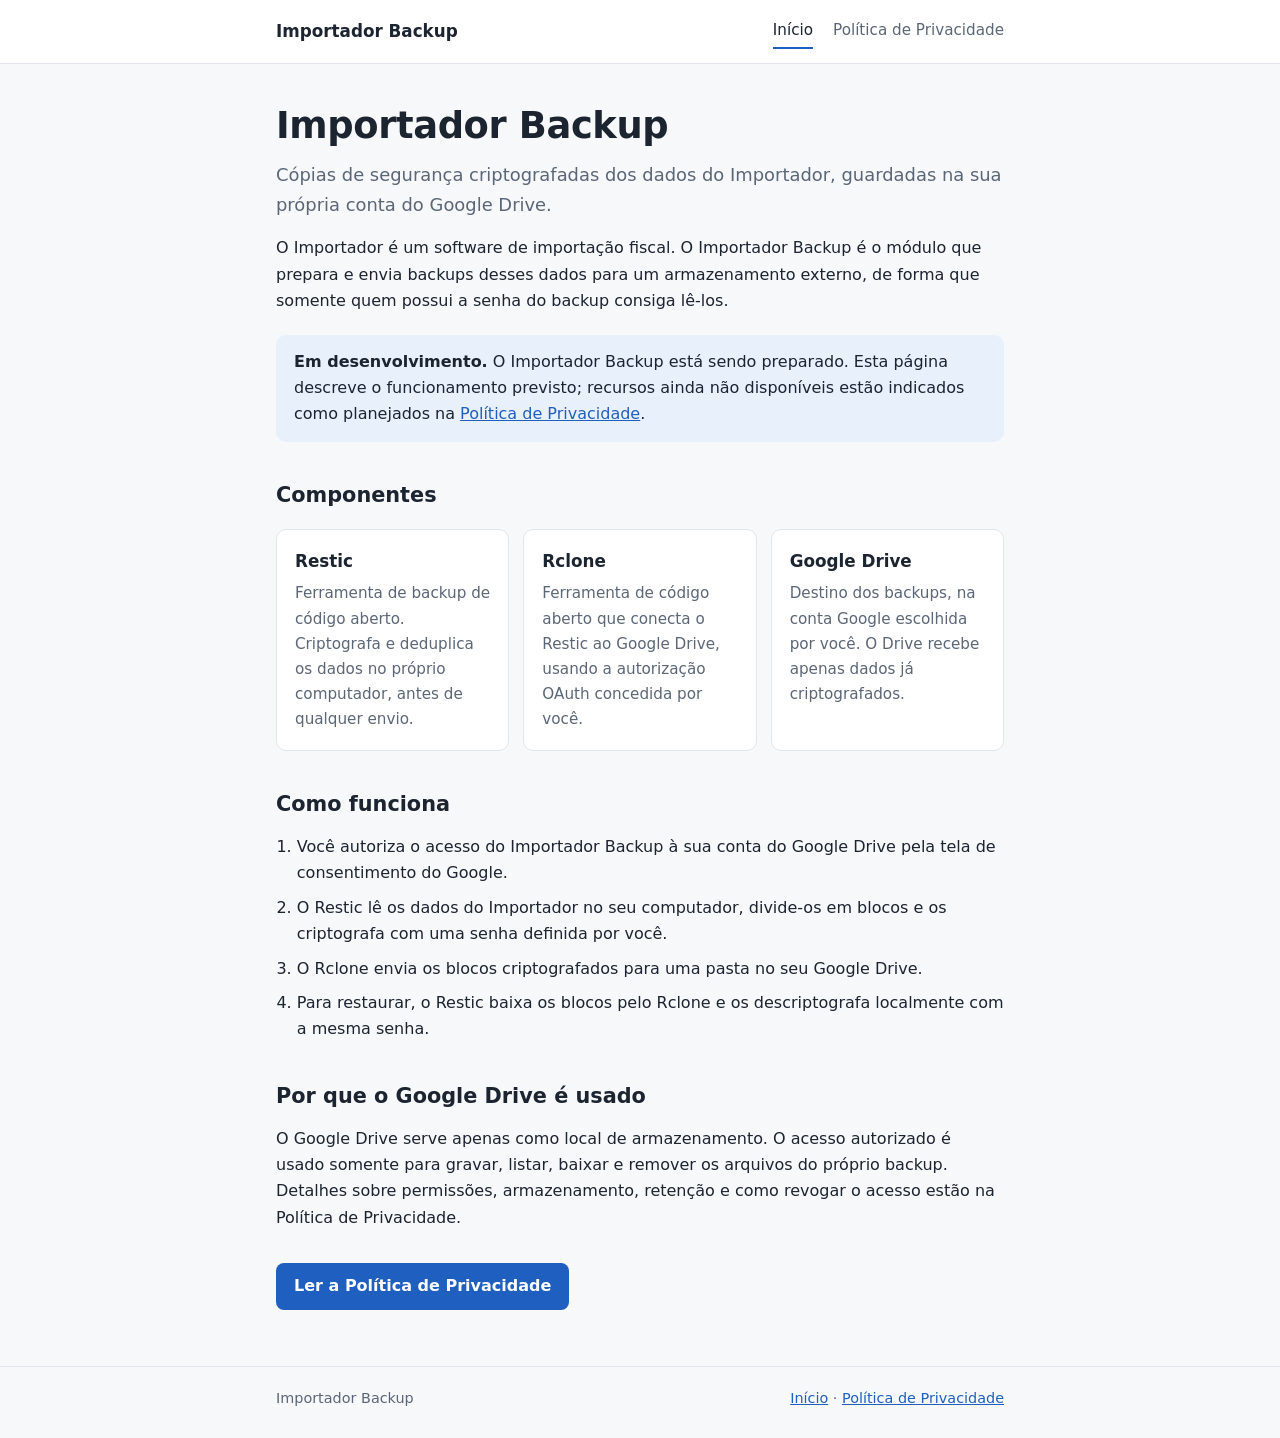
<file: index.html>
<!doctype html>
<html lang="pt-BR">
<head>
  <meta charset="utf-8">
  <meta name="viewport" content="width=device-width, initial-scale=1">
  <title>Importador Backup</title>
  <meta name="description" content="Importador Backup: cópias de segurança criptografadas dos dados do Importador no Google Drive, usando Restic e Rclone.">
  <link rel="stylesheet" href="style.css">
</head>
<body>
  <header class="site">
    <div class="wrap">
      <a class="brand" href="./">Importador Backup</a>
      <nav class="main" aria-label="Navegação principal">
        <a href="./" aria-current="page">Início</a>
        <a href="privacy.html">Política de Privacidade</a>
      </nav>
    </div>
  </header>

  <main>
    <div class="wrap">
      <h1>Importador Backup</h1>
      <p class="lead">Cópias de segurança criptografadas dos dados do Importador, guardadas na sua própria conta do Google Drive.</p>
      <p>O Importador é um software de importação fiscal. O Importador Backup é o módulo que prepara e envia backups desses dados para um armazenamento externo, de forma que somente quem possui a senha do backup consiga lê-los.</p>

      <div class="note">
        <p><strong>Em desenvolvimento.</strong> O Importador Backup está sendo preparado. Esta página descreve o funcionamento previsto; recursos ainda não disponíveis estão indicados como planejados na <a href="privacy.html">Política de Privacidade</a>.</p>
      </div>

      <h2>Componentes</h2>
      <div class="cards">
        <div class="card">
          <h3>Restic</h3>
          <p>Ferramenta de backup de código aberto. Criptografa e deduplica os dados no próprio computador, antes de qualquer envio.</p>
        </div>
        <div class="card">
          <h3>Rclone</h3>
          <p>Ferramenta de código aberto que conecta o Restic ao Google Drive, usando a autorização OAuth concedida por você.</p>
        </div>
        <div class="card">
          <h3>Google Drive</h3>
          <p>Destino dos backups, na conta Google escolhida por você. O Drive recebe apenas dados já criptografados.</p>
        </div>
      </div>

      <h2>Como funciona</h2>
      <ol class="flow">
        <li>Você autoriza o acesso do Importador Backup à sua conta do Google Drive pela tela de consentimento do Google.</li>
        <li>O Restic lê os dados do Importador no seu computador, divide-os em blocos e os criptografa com uma senha definida por você.</li>
        <li>O Rclone envia os blocos criptografados para uma pasta no seu Google Drive.</li>
        <li>Para restaurar, o Restic baixa os blocos pelo Rclone e os descriptografa localmente com a mesma senha.</li>
      </ol>

      <h2>Por que o Google Drive é usado</h2>
      <p>O Google Drive serve apenas como local de armazenamento. O acesso autorizado é usado somente para gravar, listar, baixar e remover os arquivos do próprio backup. Detalhes sobre permissões, armazenamento, retenção e como revogar o acesso estão na Política de Privacidade.</p>

      <a class="cta" href="privacy.html">Ler a Política de Privacidade</a>
    </div>
  </main>

  <footer class="site">
    <div class="wrap">
      <span>Importador Backup</span>
      <span><a href="./">Início</a> · <a href="privacy.html">Política de Privacidade</a></span>
    </div>
  </footer>
</body>
</html>
</file>
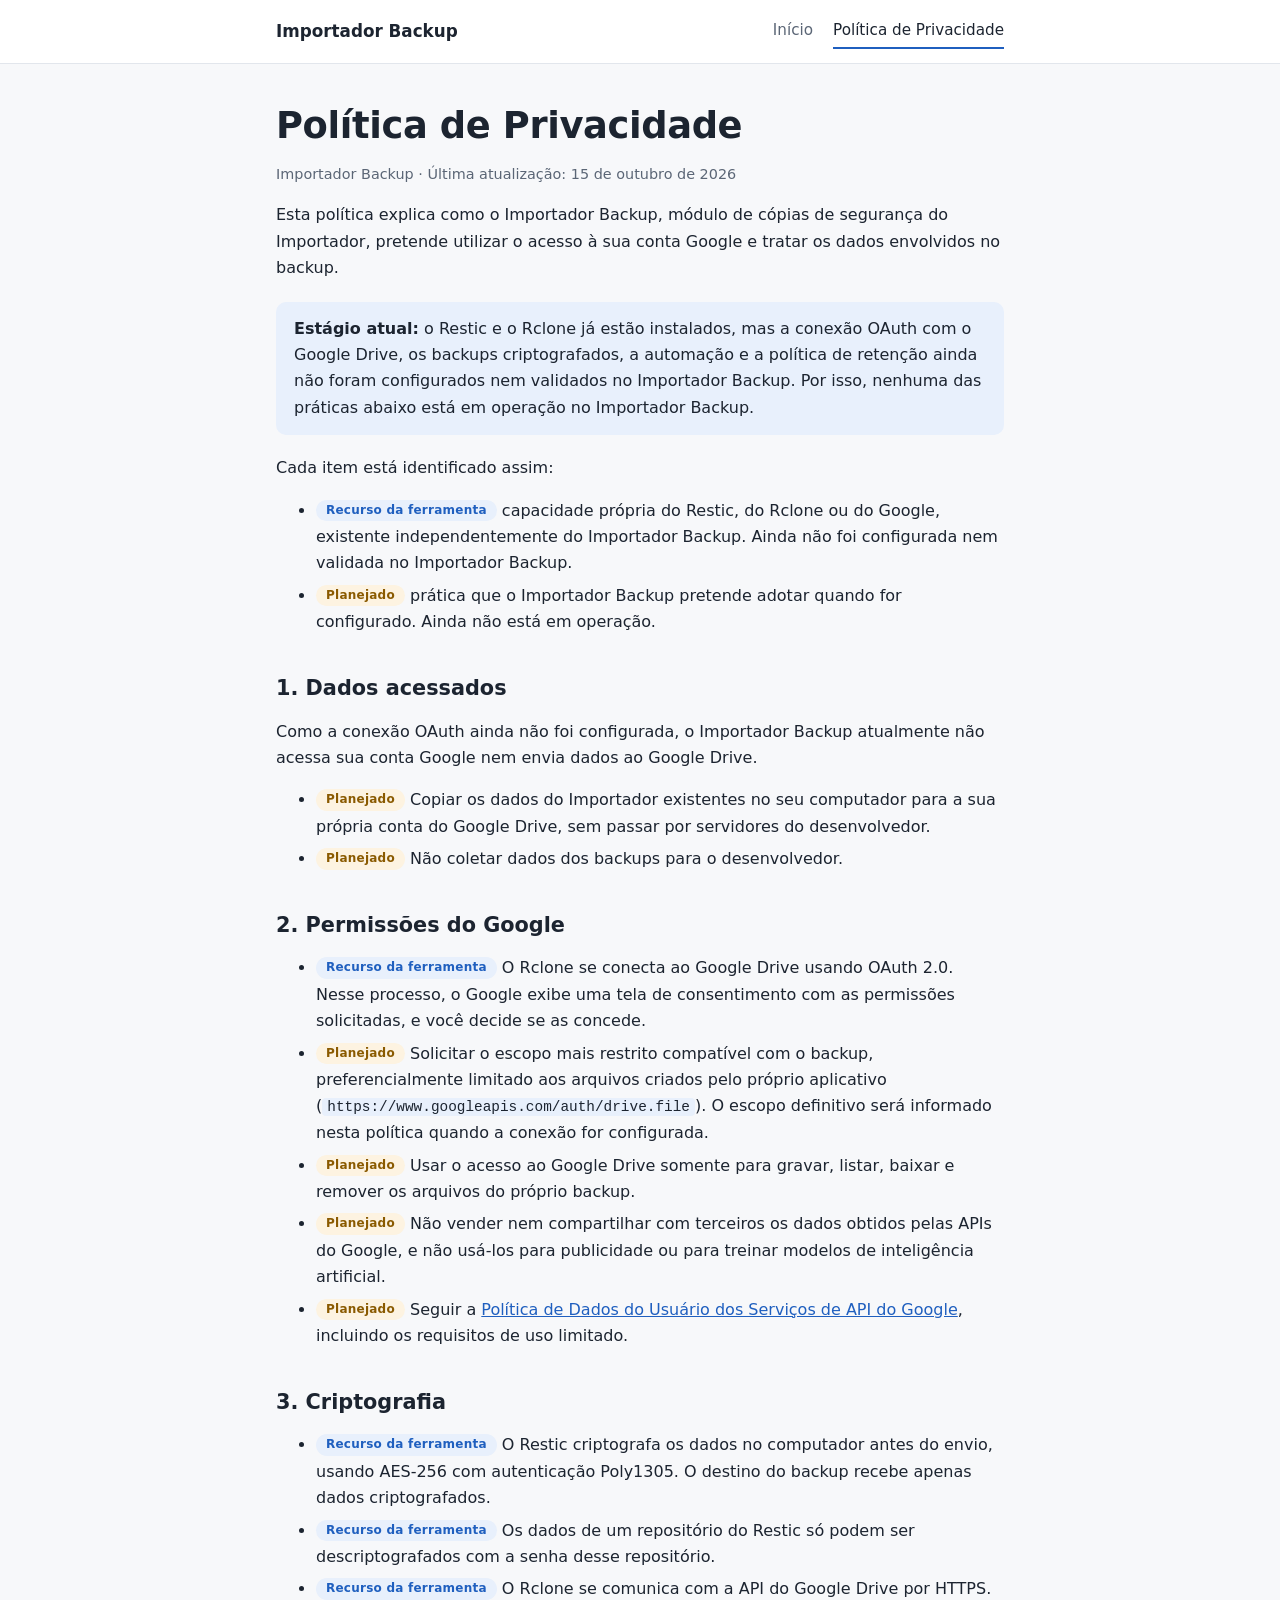
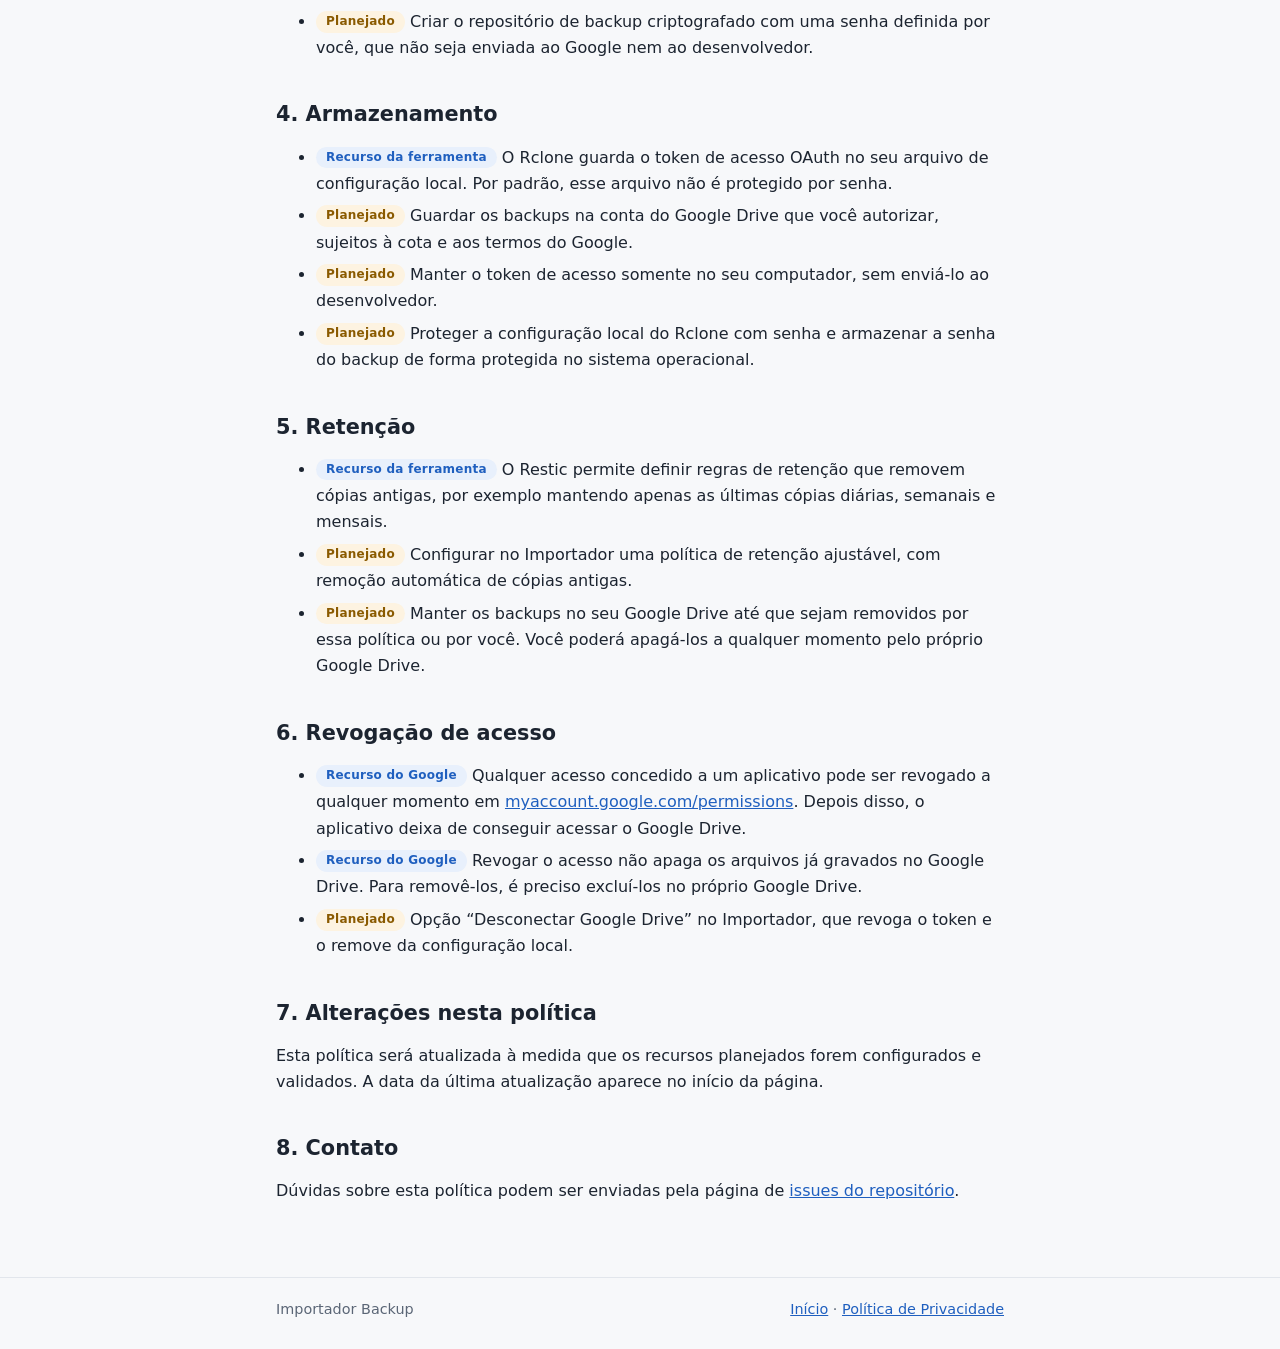
<file: privacy.html>
<!doctype html>
<html lang="pt-BR">
<head>
  <meta charset="utf-8">
  <meta name="viewport" content="width=device-width, initial-scale=1">
  <title>Política de Privacidade</title>
  <meta name="description" content="Política de Privacidade do Importador Backup: permissões do Google, criptografia, armazenamento, retenção e revogação de acesso.">
  <link rel="stylesheet" href="style.css">
</head>
<body>
  <header class="site">
    <div class="wrap">
      <a class="brand" href="./">Importador Backup</a>
      <nav class="main" aria-label="Navegação principal">
        <a href="./">Início</a>
        <a href="privacy.html" aria-current="page">Política de Privacidade</a>
      </nav>
    </div>
  </header>

  <main>
    <div class="wrap">
      <h1>Política de Privacidade</h1>
      <p class="meta">Importador Backup · Última atualização: 15 de outubro de 2026</p>

      <p>Esta política explica como o Importador Backup, módulo de cópias de segurança do Importador, pretende utilizar o acesso à sua conta Google e tratar os dados envolvidos no backup.</p>

      <div class="note">
        <p><strong>Estágio atual:</strong> o Restic e o Rclone já estão instalados, mas a conexão OAuth com o Google Drive, os backups criptografados, a automação e a política de retenção ainda não foram configurados nem validados no Importador Backup. Por isso, nenhuma das práticas abaixo está em operação no Importador Backup.</p>
      </div>

      <p>Cada item está identificado assim:</p>
      <ul>
        <li><span class="badge" style="background: var(--accent-soft); color: var(--accent);">Recurso da ferramenta</span> capacidade própria do Restic, do Rclone ou do Google, existente independentemente do Importador Backup. Ainda não foi configurada nem validada no Importador Backup.</li>
        <li><span class="badge plan">Planejado</span> prática que o Importador Backup pretende adotar quando for configurado. Ainda não está em operação.</li>
      </ul>

      <h2>1. Dados acessados</h2>
      <p>Como a conexão OAuth ainda não foi configurada, o Importador Backup atualmente não acessa sua conta Google nem envia dados ao Google Drive.</p>
      <ul>
        <li><span class="badge plan">Planejado</span> Copiar os dados do Importador existentes no seu computador para a sua própria conta do Google Drive, sem passar por servidores do desenvolvedor.</li>
        <li><span class="badge plan">Planejado</span> Não coletar dados dos backups para o desenvolvedor.</li>
      </ul>

      <h2>2. Permissões do Google</h2>
      <ul>
        <li><span class="badge" style="background: var(--accent-soft); color: var(--accent);">Recurso da ferramenta</span> O Rclone se conecta ao Google Drive usando OAuth 2.0. Nesse processo, o Google exibe uma tela de consentimento com as permissões solicitadas, e você decide se as concede.</li>
        <li><span class="badge plan">Planejado</span> Solicitar o escopo mais restrito compatível com o backup, preferencialmente limitado aos arquivos criados pelo próprio aplicativo (<code>https://www.googleapis.com/auth/drive.file</code>). O escopo definitivo será informado nesta política quando a conexão for configurada.</li>
        <li><span class="badge plan">Planejado</span> Usar o acesso ao Google Drive somente para gravar, listar, baixar e remover os arquivos do próprio backup.</li>
        <li><span class="badge plan">Planejado</span> Não vender nem compartilhar com terceiros os dados obtidos pelas APIs do Google, e não usá-los para publicidade ou para treinar modelos de inteligência artificial.</li>
        <li><span class="badge plan">Planejado</span> Seguir a <a href="https://developers.google.com/terms/api-services-user-data-policy" rel="noopener">Política de Dados do Usuário dos Serviços de API do Google</a>, incluindo os requisitos de uso limitado.</li>
      </ul>

      <h2>3. Criptografia</h2>
      <ul>
        <li><span class="badge" style="background: var(--accent-soft); color: var(--accent);">Recurso da ferramenta</span> O Restic criptografa os dados no computador antes do envio, usando AES-256 com autenticação Poly1305. O destino do backup recebe apenas dados criptografados.</li>
        <li><span class="badge" style="background: var(--accent-soft); color: var(--accent);">Recurso da ferramenta</span> Os dados de um repositório do Restic só podem ser descriptografados com a senha desse repositório.</li>
        <li><span class="badge" style="background: var(--accent-soft); color: var(--accent);">Recurso da ferramenta</span> O Rclone se comunica com a API do Google Drive por HTTPS.</li>
        <li><span class="badge plan">Planejado</span> Criar o repositório de backup criptografado com uma senha definida por você, que não seja enviada ao Google nem ao desenvolvedor.</li>
      </ul>

      <h2>4. Armazenamento</h2>
      <ul>
        <li><span class="badge" style="background: var(--accent-soft); color: var(--accent);">Recurso da ferramenta</span> O Rclone guarda o token de acesso OAuth no seu arquivo de configuração local. Por padrão, esse arquivo não é protegido por senha.</li>
        <li><span class="badge plan">Planejado</span> Guardar os backups na conta do Google Drive que você autorizar, sujeitos à cota e aos termos do Google.</li>
        <li><span class="badge plan">Planejado</span> Manter o token de acesso somente no seu computador, sem enviá-lo ao desenvolvedor.</li>
        <li><span class="badge plan">Planejado</span> Proteger a configuração local do Rclone com senha e armazenar a senha do backup de forma protegida no sistema operacional.</li>
      </ul>

      <h2>5. Retenção</h2>
      <ul>
        <li><span class="badge" style="background: var(--accent-soft); color: var(--accent);">Recurso da ferramenta</span> O Restic permite definir regras de retenção que removem cópias antigas, por exemplo mantendo apenas as últimas cópias diárias, semanais e mensais.</li>
        <li><span class="badge plan">Planejado</span> Configurar no Importador uma política de retenção ajustável, com remoção automática de cópias antigas.</li>
        <li><span class="badge plan">Planejado</span> Manter os backups no seu Google Drive até que sejam removidos por essa política ou por você. Você poderá apagá-los a qualquer momento pelo próprio Google Drive.</li>
      </ul>

      <h2>6. Revogação de acesso</h2>
      <ul>
        <li><span class="badge" style="background: var(--accent-soft); color: var(--accent);">Recurso do Google</span> Qualquer acesso concedido a um aplicativo pode ser revogado a qualquer momento em <a href="https://myaccount.google.com/permissions" rel="noopener">myaccount.google.com/permissions</a>. Depois disso, o aplicativo deixa de conseguir acessar o Google Drive.</li>
        <li><span class="badge" style="background: var(--accent-soft); color: var(--accent);">Recurso do Google</span> Revogar o acesso não apaga os arquivos já gravados no Google Drive. Para removê-los, é preciso excluí-los no próprio Google Drive.</li>
        <li><span class="badge plan">Planejado</span> Opção “Desconectar Google Drive” no Importador, que revoga o token e o remove da configuração local.</li>
      </ul>

      <h2>7. Alterações nesta política</h2>
      <p>Esta política será atualizada à medida que os recursos planejados forem configurados e validados. A data da última atualização aparece no início da página.</p>

      <h2>8. Contato</h2>
      <p>Dúvidas sobre esta política podem ser enviadas pela página de <a href="https://github.com/willian234dftsouza-guto/importador-backup-oauth/issues" rel="noopener">issues do repositório</a>.</p>
    </div>
  </main>

  <footer class="site">
    <div class="wrap">
      <span>Importador Backup</span>
      <span><a href="./">Início</a> · <a href="privacy.html">Política de Privacidade</a></span>
    </div>
  </footer>
</body>
</html>
</file>
<file: style.css>
:root {
  --bg: #f7f8fa;
  --surface: #ffffff;
  --text: #1c2430;
  --muted: #5b6676;
  --border: #e2e6ec;
  --accent: #1f5fbf;
  --accent-soft: #e8f0fc;
  --ok: #1d7a46;
  --ok-soft: #e6f4ec;
  --plan: #8a5a00;
  --plan-soft: #fdf3e1;
}

@media (prefers-color-scheme: dark) {
  :root {
    --bg: #11151b;
    --surface: #181d25;
    --text: #e6e9ee;
    --muted: #9aa4b2;
    --border: #2a313c;
    --accent: #6ea2ef;
    --accent-soft: #1b2a40;
    --ok: #5fc48d;
    --ok-soft: #16301f;
    --plan: #e4b25a;
    --plan-soft: #33280f;
  }
}

* { box-sizing: border-box; }

html { -webkit-text-size-adjust: 100%; }

body {
  margin: 0;
  background: var(--bg);
  color: var(--text);
  font-family: system-ui, -apple-system, "Segoe UI", Roboto, "Helvetica Neue", Arial, sans-serif;
  font-size: 16px;
  line-height: 1.65;
}

a { color: var(--accent); }

.wrap {
  max-width: 760px;
  margin: 0 auto;
  padding: 0 16px;
}

header.site {
  background: var(--surface);
  border-bottom: 1px solid var(--border);
}

header.site .wrap {
  display: flex;
  flex-wrap: wrap;
  align-items: center;
  justify-content: space-between;
  gap: 8px 24px;
  padding-top: 14px;
  padding-bottom: 14px;
}

.brand {
  font-weight: 650;
  font-size: 1.05rem;
  color: var(--text);
  text-decoration: none;
}

nav.main { display: flex; gap: 20px; }

nav.main a {
  color: var(--muted);
  text-decoration: none;
  font-size: 0.95rem;
  padding: 4px 0;
  border-bottom: 2px solid transparent;
}

nav.main a:hover { color: var(--text); }

nav.main a[aria-current="page"] {
  color: var(--text);
  border-bottom-color: var(--accent);
}

main { padding: 40px 0 56px; }

h1 {
  font-size: clamp(1.7rem, 4.5vw, 2.3rem);
  line-height: 1.2;
  margin: 0 0 12px;
  letter-spacing: -0.01em;
}

h2 {
  font-size: 1.3rem;
  margin: 40px 0 10px;
  line-height: 1.3;
}

h3 {
  font-size: 1.05rem;
  margin: 24px 0 6px;
}

.lead {
  font-size: 1.12rem;
  color: var(--muted);
  margin: 0 0 8px;
}

.meta { color: var(--muted); font-size: 0.9rem; }

.cards {
  display: grid;
  grid-template-columns: repeat(auto-fit, minmax(200px, 1fr));
  gap: 14px;
  margin: 20px 0 0;
}

.card {
  background: var(--surface);
  border: 1px solid var(--border);
  border-radius: 10px;
  padding: 18px;
}

.card h3 { margin-top: 0; }
.card p { margin: 0; color: var(--muted); font-size: 0.95rem; }

ol.flow { padding-left: 1.3rem; }
ol.flow li { margin-bottom: 8px; }

.badge {
  display: inline-block;
  font-size: 0.75rem;
  font-weight: 600;
  letter-spacing: 0.02em;
  border-radius: 999px;
  padding: 1px 10px;
  vertical-align: 2px;
  white-space: nowrap;
}

.badge.ok { background: var(--ok-soft); color: var(--ok); }
.badge.plan { background: var(--plan-soft); color: var(--plan); }

.note {
  background: var(--accent-soft);
  border-radius: 10px;
  padding: 14px 18px;
  margin: 20px 0;
}

.note p { margin: 0; }

code {
  font-family: ui-monospace, SFMono-Regular, Consolas, monospace;
  font-size: 0.9em;
  background: var(--accent-soft);
  padding: 1px 5px;
  border-radius: 4px;
  overflow-wrap: anywhere;
}

ul li { margin-bottom: 6px; }

.cta {
  display: inline-block;
  margin-top: 16px;
  background: var(--accent);
  color: #fff;
  text-decoration: none;
  padding: 10px 18px;
  border-radius: 8px;
  font-weight: 600;
}

@media (prefers-color-scheme: dark) {
  .cta { color: #0d1117; }
}

footer.site {
  border-top: 1px solid var(--border);
  padding: 20px 0 28px;
  color: var(--muted);
  font-size: 0.9rem;
}

footer.site .wrap {
  display: flex;
  flex-wrap: wrap;
  gap: 8px 20px;
  justify-content: space-between;
}
</file>
